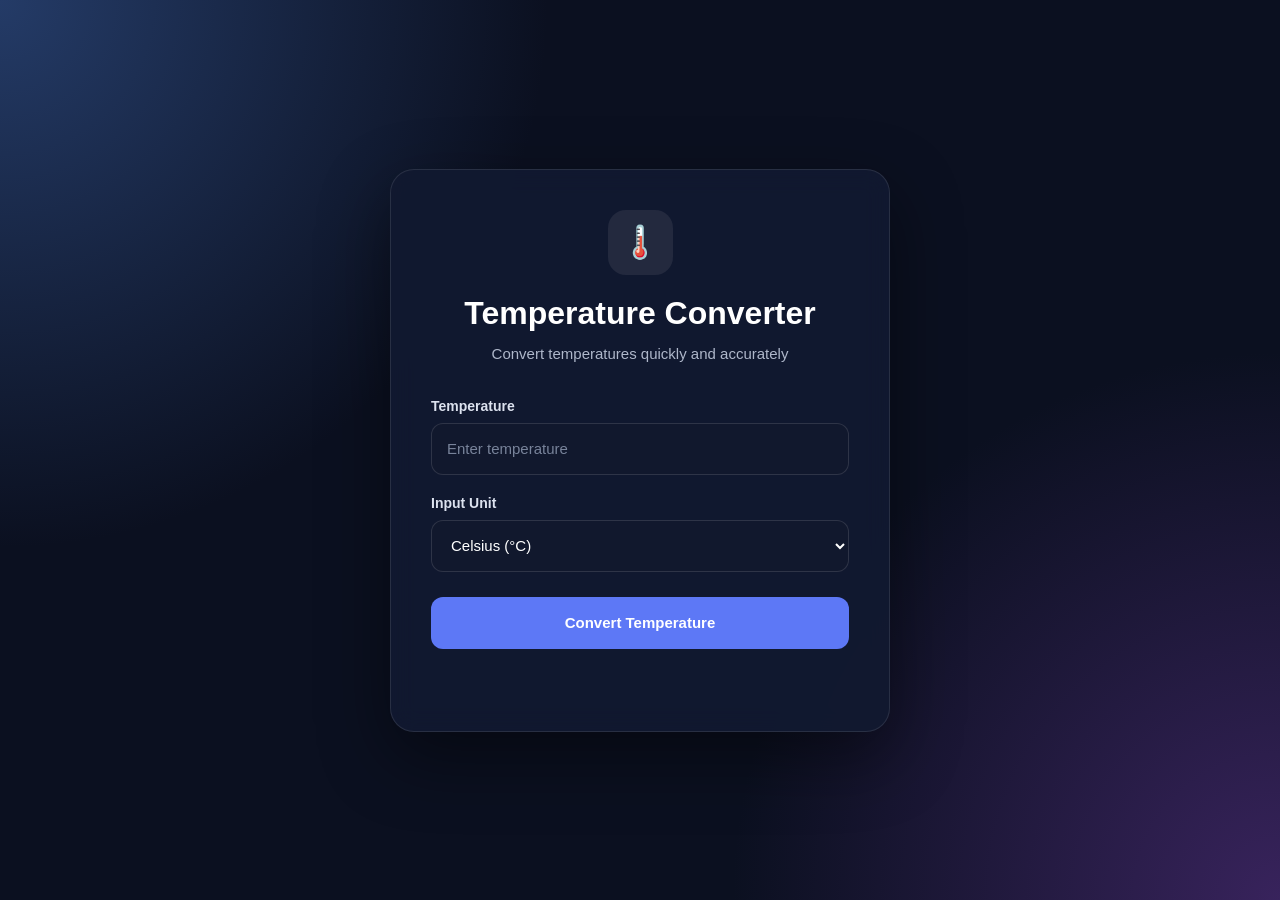
<file: WebDev-L1-Temperature Converter Website/index.html>
<!DOCTYPE html>
<html lang="en">
<head>
    <meta charset="UTF-8">
    <meta name="viewport" content="width=device-width, initial-scale=1.0">
    <title>Temperature Converter</title>

    <link rel="stylesheet" href="style.css">
</head>
<body>

    <main class="page">
        <section class="converter-card">

            <div class="icon">🌡️</div>

            <h1>Temperature Converter</h1>
            <p class="subtitle">
                Convert temperatures quickly and accurately
            </p>

            <form id="temperatureForm">

                <div class="input-group">
                    <label for="temperature">Temperature</label>

                    <input
                        type="number"
                        id="temperature"
                        placeholder="Enter temperature"
                        step="any"
                        autocomplete="off"
                    >
                </div>

                <div class="input-group">
                    <label for="unit">Input Unit</label>

                    <select id="unit">
                        <option value="celsius">Celsius (°C)</option>
                        <option value="fahrenheit">Fahrenheit (°F)</option>
                        <option value="kelvin">Kelvin (K)</option>
                    </select>
                </div>

                <button type="submit" id="convertBtn">
                    Convert Temperature
                </button>

            </form>

            <div id="message" class="message"></div>

            <div id="results" class="results">

                <h2>Converted Results</h2>

                <div class="result-grid">

                    <div class="result-box">
                        <span class="result-label">Celsius</span>
                        <strong id="celsiusResult">-- °C</strong>
                    </div>

                    <div class="result-box">
                        <span class="result-label">Fahrenheit</span>
                        <strong id="fahrenheitResult">-- °F</strong>
                    </div>

                    <div class="result-box">
                        <span class="result-label">Kelvin</span>
                        <strong id="kelvinResult">-- K</strong>
                    </div>

                </div>

            </div>

        </section>
    </main>

    <script src="script.js"></script>

</body>
</html>
</file>
<file: WebDev-L1-Temperature Converter Website/style.css>
* {
    margin: 0;
    padding: 0;
    box-sizing: border-box;
}

body {
    min-height: 100vh;
    font-family: Arial, Helvetica, sans-serif;
    background:
        radial-gradient(circle at top left, #243b67 0%, transparent 35%),
        radial-gradient(circle at bottom right, #38235c 0%, transparent 35%),
        #0b1020;

    color: #ffffff;
}

.page {
    min-height: 100vh;
    display: flex;
    justify-content: center;
    align-items: center;
    padding: 30px 20px;
}

.converter-card {
    width: 100%;
    max-width: 500px;
    padding: 40px;
    background: rgba(18, 25, 48, 0.94);
    border: 1px solid rgba(255, 255, 255, 0.1);
    border-radius: 24px;

    box-shadow:
        0 25px 70px rgba(0, 0, 0, 0.45);

    backdrop-filter: blur(12px);
}

.icon {
    width: 65px;
    height: 65px;
    margin: 0 auto 20px;

    display: flex;
    justify-content: center;
    align-items: center;

    background: rgba(255, 255, 255, 0.08);
    border-radius: 18px;

    font-size: 32px;
}

h1 {
    text-align: center;
    font-size: 32px;
    margin-bottom: 10px;
}

.subtitle {
    text-align: center;
    color: #aeb7ca;
    font-size: 15px;
    margin-bottom: 32px;
    line-height: 1.6;
}

.input-group {
    margin-bottom: 20px;
}

label {
    display: block;
    margin-bottom: 9px;

    font-size: 14px;
    font-weight: 600;
    color: #dce2ef;
}

input,
select {
    width: 100%;
    height: 52px;

    padding: 0 15px;

    border: 1px solid rgba(255, 255, 255, 0.12);
    border-radius: 12px;

    background: #11182d;
    color: #ffffff;

    font-size: 15px;
    outline: none;

    transition: 0.3s ease;
}

input::placeholder {
    color: #78839a;
}

input:focus,
select:focus {
    border-color: #718cff;
    box-shadow: 0 0 0 3px rgba(113, 140, 255, 0.12);
}

select {
    cursor: pointer;
}

select option {
    background: #11182d;
    color: #ffffff;
}

button {
    width: 100%;
    height: 52px;

    margin-top: 5px;

    border: none;
    border-radius: 12px;

    background: #5d78f6;
    color: #ffffff;

    font-size: 15px;
    font-weight: 700;

    cursor: pointer;

    transition:
        transform 0.2s ease,
        background 0.2s ease,
        box-shadow 0.2s ease;
}

button:hover {
    background: #6f88ff;
    transform: translateY(-2px);

    box-shadow: 0 10px 25px rgba(93, 120, 246, 0.25);
}

button:active {
    transform: translateY(0);
}

.message {
    min-height: 24px;
    margin-top: 18px;

    text-align: center;
    font-size: 14px;
    line-height: 1.5;
}

.message.error {
    color: #ff8f8f;
}

.message.success {
    color: #7ee2b8;
}

.results {
    display: none;

    margin-top: 25px;
    padding-top: 25px;

    border-top: 1px solid rgba(255, 255, 255, 0.1);
}

.results.show {
    display: block;
}

.results h2 {
    text-align: center;
    font-size: 18px;
    margin-bottom: 18px;
}

.result-grid {
    display: grid;
    grid-template-columns: 1fr;
    gap: 12px;
}

.result-box {
    padding: 17px;

    background: rgba(255, 255, 255, 0.05);
    border: 1px solid rgba(255, 255, 255, 0.08);
    border-radius: 13px;

    display: flex;
    justify-content: space-between;
    align-items: center;
}

.result-label {
    color: #aeb7ca;
    font-size: 14px;
}

.result-box strong {
    font-size: 16px;
    color: #ffffff;
}

@media (min-width: 500px) {
    .result-grid {
        grid-template-columns: repeat(3, 1fr);
    }

    .result-box {
        flex-direction: column;
        gap: 10px;
        text-align: center;
    }
}

@media (max-width: 520px) {
    .page {
        padding: 20px 15px;
    }

    .converter-card {
        padding: 30px 22px;
        border-radius: 20px;
    }

    h1 {
        font-size: 27px;
    }

    .subtitle {
        font-size: 14px;
    }
}

@media (max-width: 360px) {
    .converter-card {
        padding: 25px 17px;
    }

    h1 {
        font-size: 24px;
    }
}
</file>
